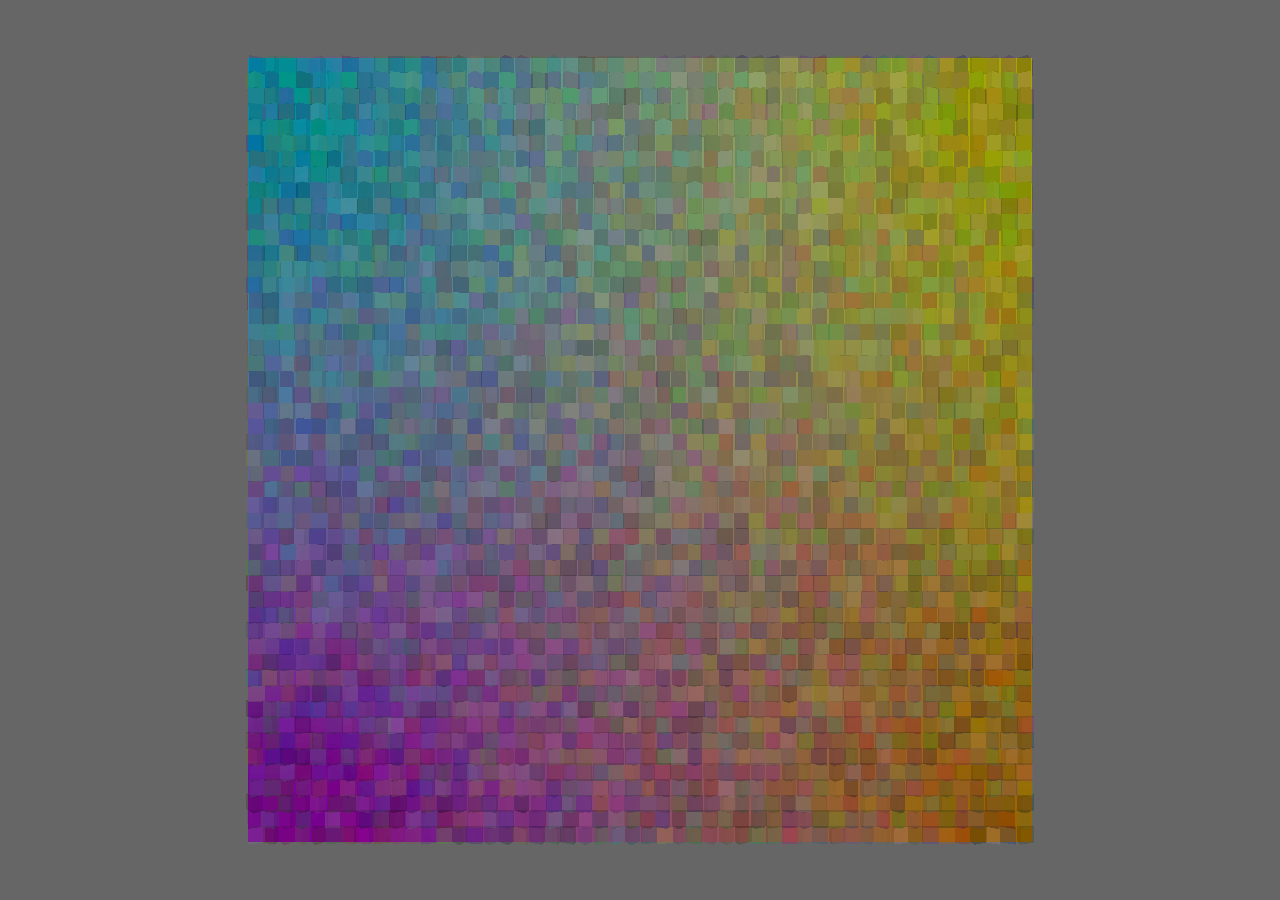
<file: lesson001/index.html>
<!DOCTYPE html>
<html>
  <head>
    <meta charset="UTF-8">
    <script src="script.js" type="module"></script>
    <style>
      * {margin: 0; padding: 0;}
      html, body {
        overflow: hidden;
      }
    </style>
  </head>
  <body>
    <div id="webgl"></div>
  </body>
</html>
</file>
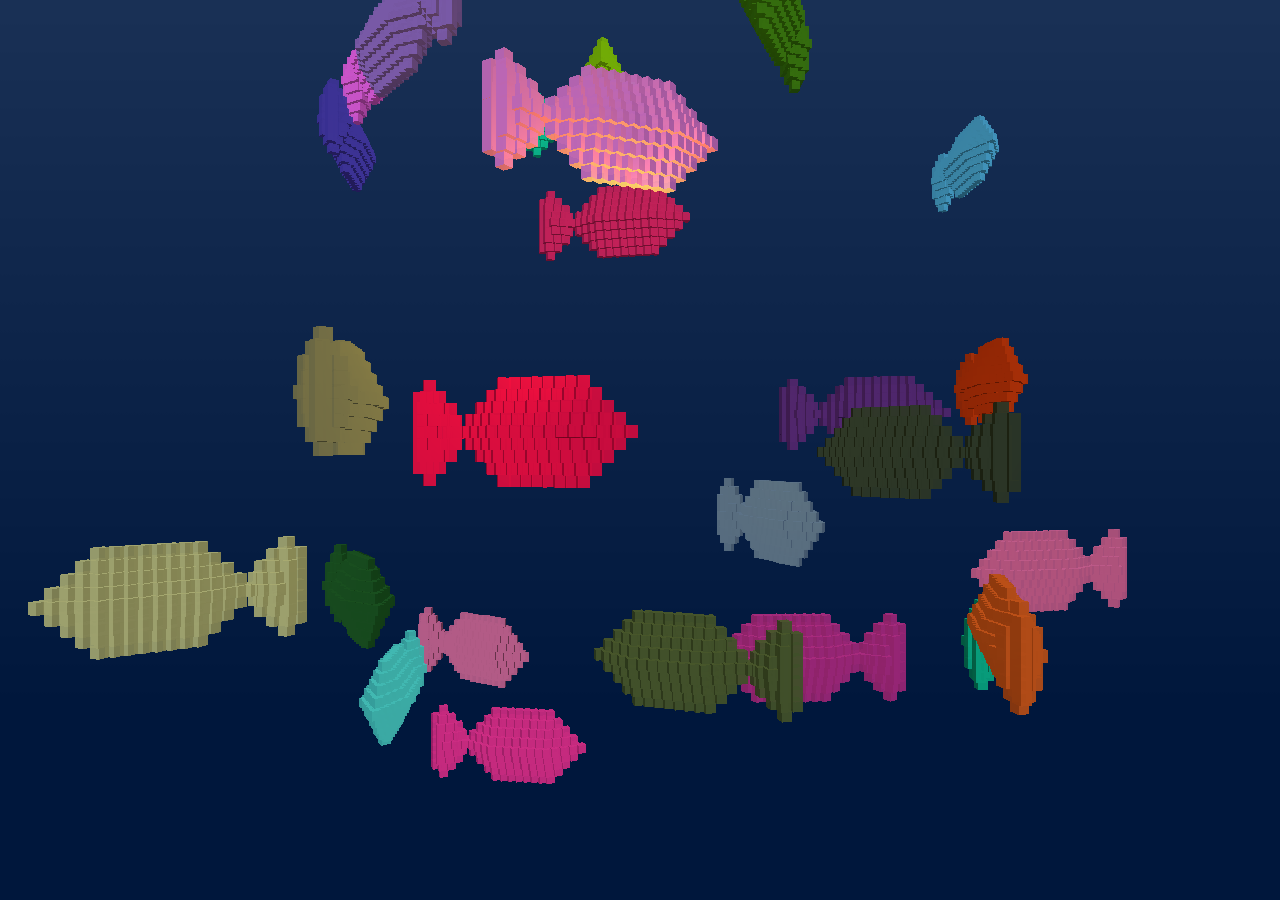
<file: lesson001_2/index.html>
<!DOCTYPE html>
<html>
  <head>
    <meta charset="UTF-8" />
    <script src="script.js" type="module"></script>
    <style>
      * {
        margin: 0;
        padding: 0;
      }
      html,
      body {
        overflow: hidden;
      }
      canvas {
        background: linear-gradient(to bottom, #fff 0, #000 80%);
      }
    </style>
  </head>
  <body>
    <div id="webgl"></div>
  </body>
</html>
</file>
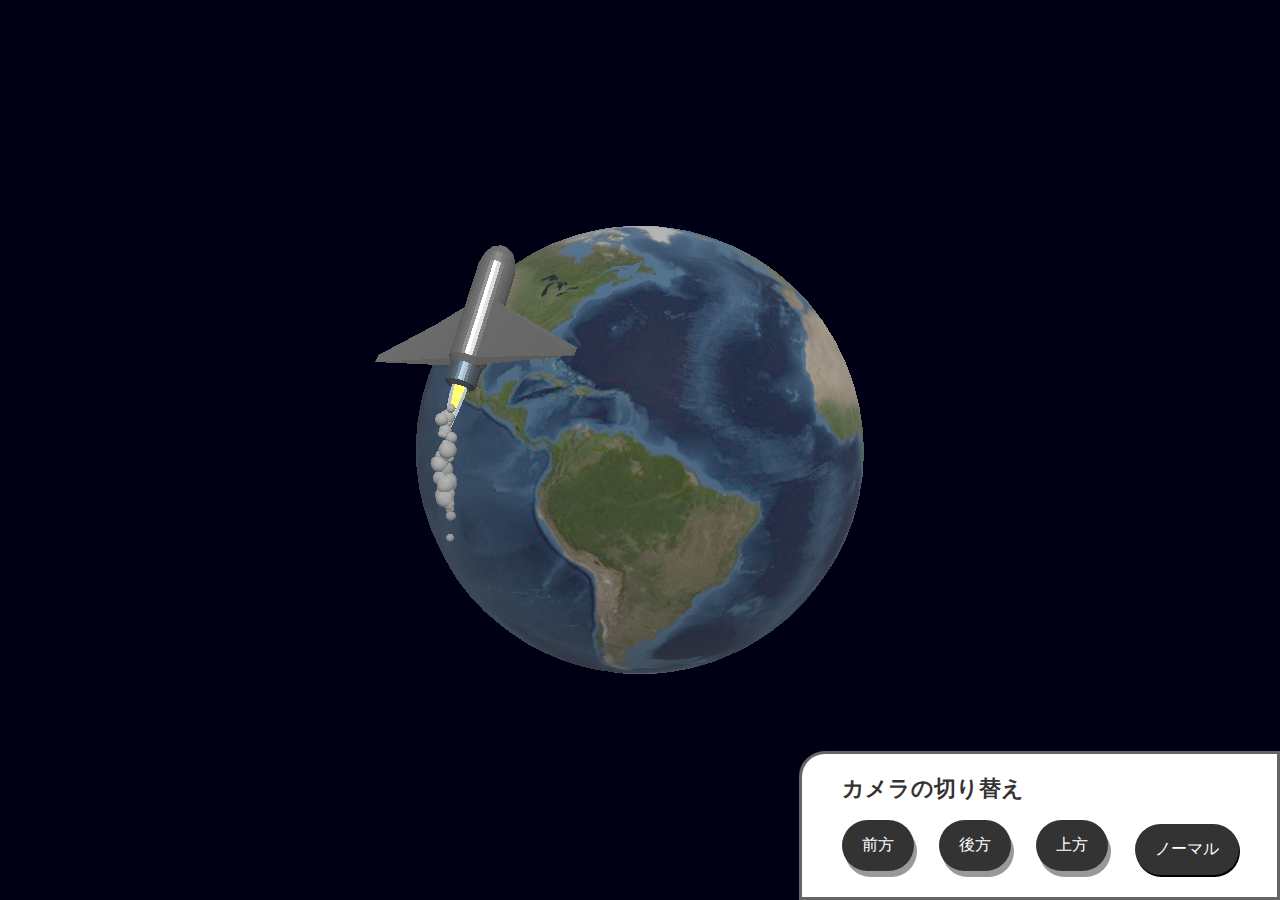
<file: lesson003/index.html>
<!DOCTYPE html>
<html>
  <head>
    <meta charset="UTF-8" />
    <script src="script.js" type="module"></script>
    <style>
      * {
        margin: 0;
        padding: 0;
      }
      html,
      body {
        overflow: hidden;
        position: relative;
      }

      .control {
        display: flex;
        flex-direction: column;
        background: #fff;
        padding: 20px 40px 26px;
        position: absolute;
        bottom: 0;
        right: 0;
        border-top-left-radius: 26px;
        border: 3px solid #666;
      }

      .control p {
        color: #333;
        font-size: 22px;
        font-weight: 700;
      }

      .btn-wrap {
        display: flex;
        gap: 25px;
        margin-block-start: 16px;
      }

      .btn-wrap button {
        padding: 15px 20px;
        font-size: 16px;
        background-color: #333;
        color: #fff;
        border: none;
        cursor: pointer;
        border-radius: 999px;
        box-shadow: 3px 6px 0 #999;
      }

      .btn-wrap button.selected {
        box-shadow: 1px 2px 0 #000;
        translate: 2px 4px;
      }
    </style>
  </head>
  <body>
    <div id="webgl"></div>
    <div class="control">
      <p>カメラの切り替え</p>
      <div class="btn-wrap">
        <button id="front">前方</button>
        <button id="rear">後方</button>
        <button id="overhead">上方</button>
        <button id="normal" class="selected">ノーマル</button>
      </div>
    </div>
    <!-- /.control -->
  </body>
</html>
</file>
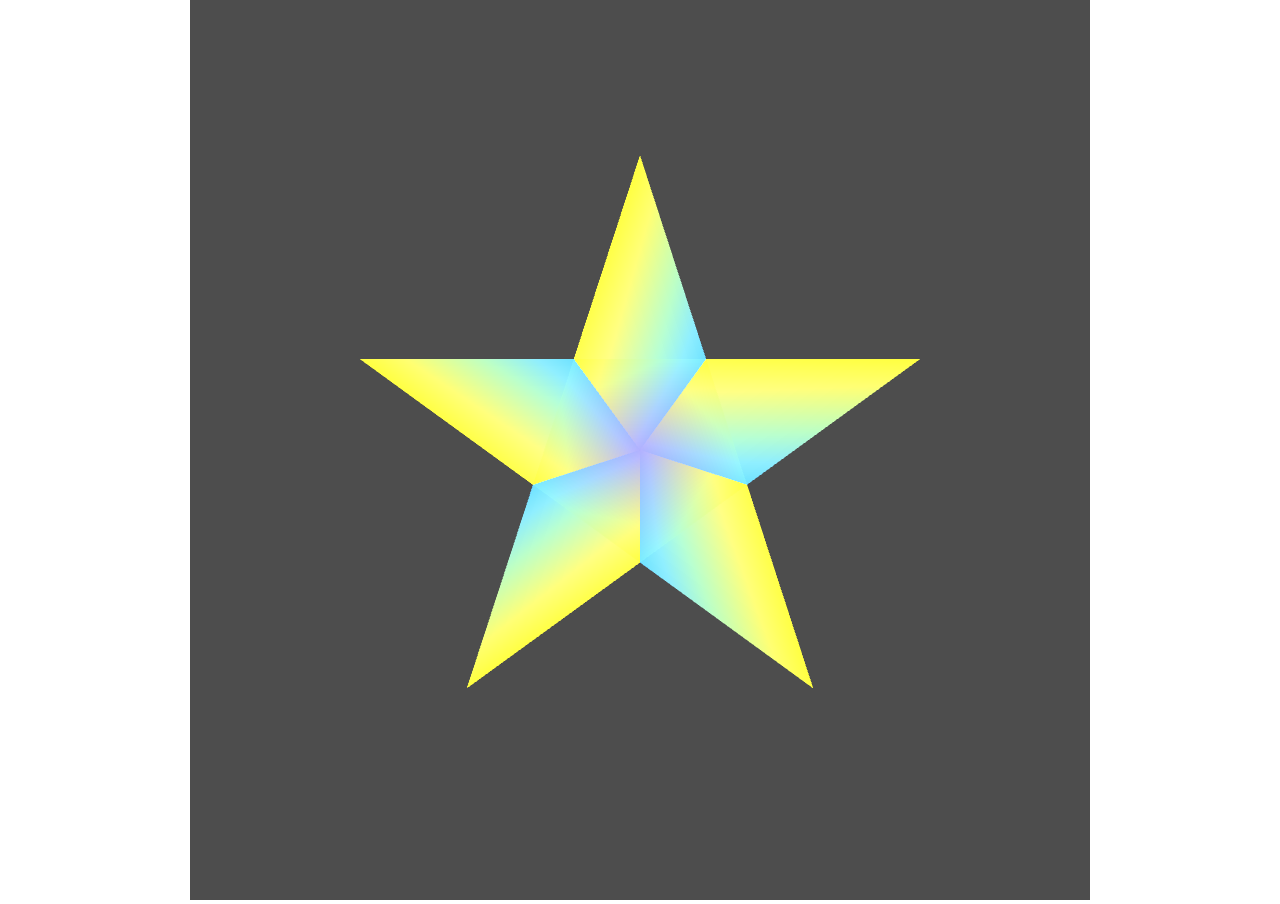
<file: lesson005/index.html>
<!DOCTYPE html>
<html>
  <head>
    <meta charset="UTF-8">
    <style>
      * {
        margin: 0px;
        padding: 0px;
      }
      html, body {
        text-align: center;
        width: 100%;
        height: 100%;
        overflow: hidden;
      }
      canvas {
        margin: 0px auto;
      }
    </style>
    <script src="./script.js" type="module"></script>
  </head>
  <body>
    <canvas id="webgl-canvas"></canvas>
  </body>
</html>
</file>
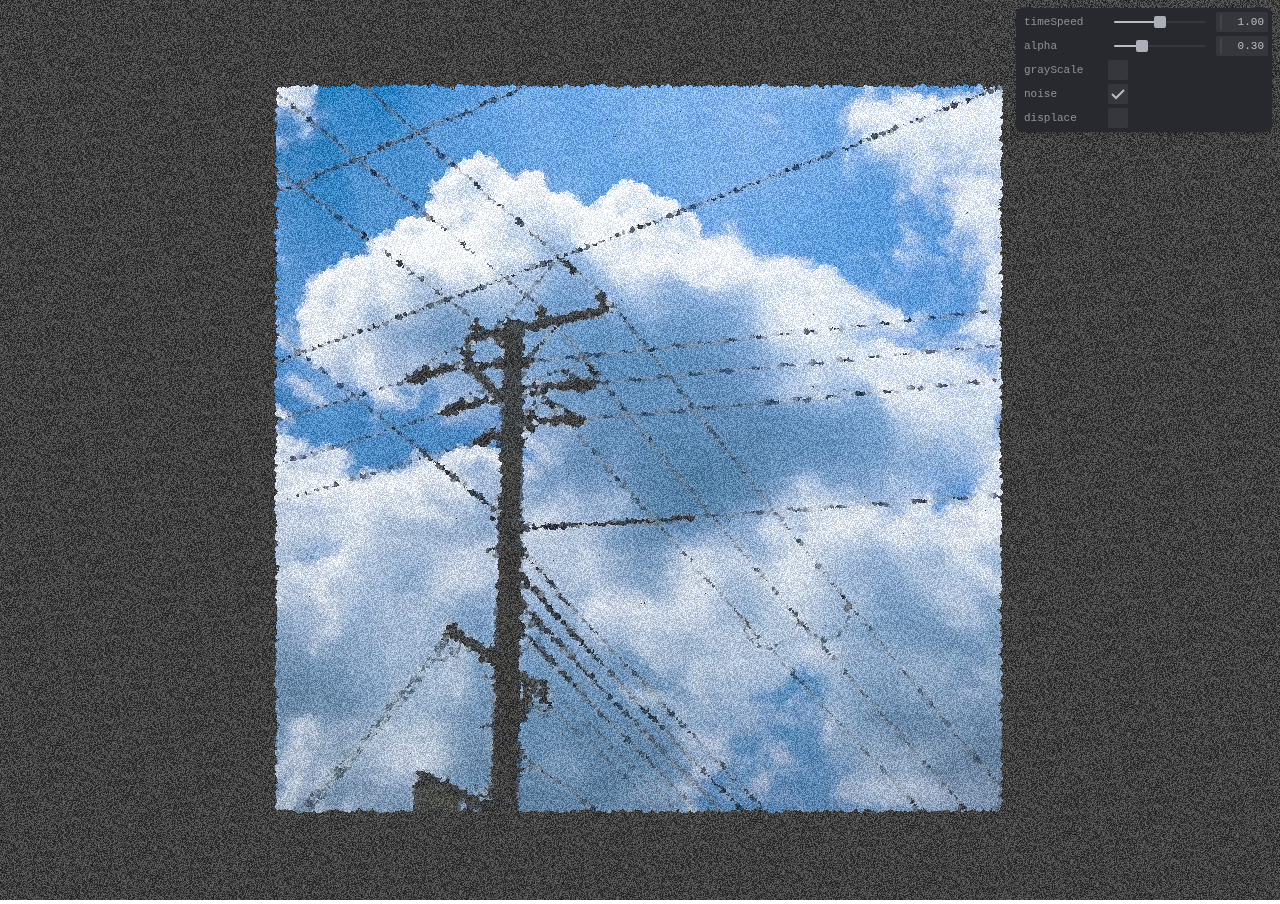
<file: lesson008_2/index.html>
<!DOCTYPE html>
<html>
  <head>
    <meta charset="UTF-8">
    <style>
      * {
        margin: 0px;
        padding: 0px;
      }
      html, body {
        text-align: center;
        width: 100%;
        height: 100%;
        overflow: hidden;
      }
      canvas {
        margin: 0px auto;
      }
    </style>
    <script src="./script.js" type="module"></script>
  </head>
  <body>
    <canvas id="text-canvas" style="display: none;"></canvas>
    <canvas id="webgl-canvas"></canvas>
  </body>
</html>
</file>
